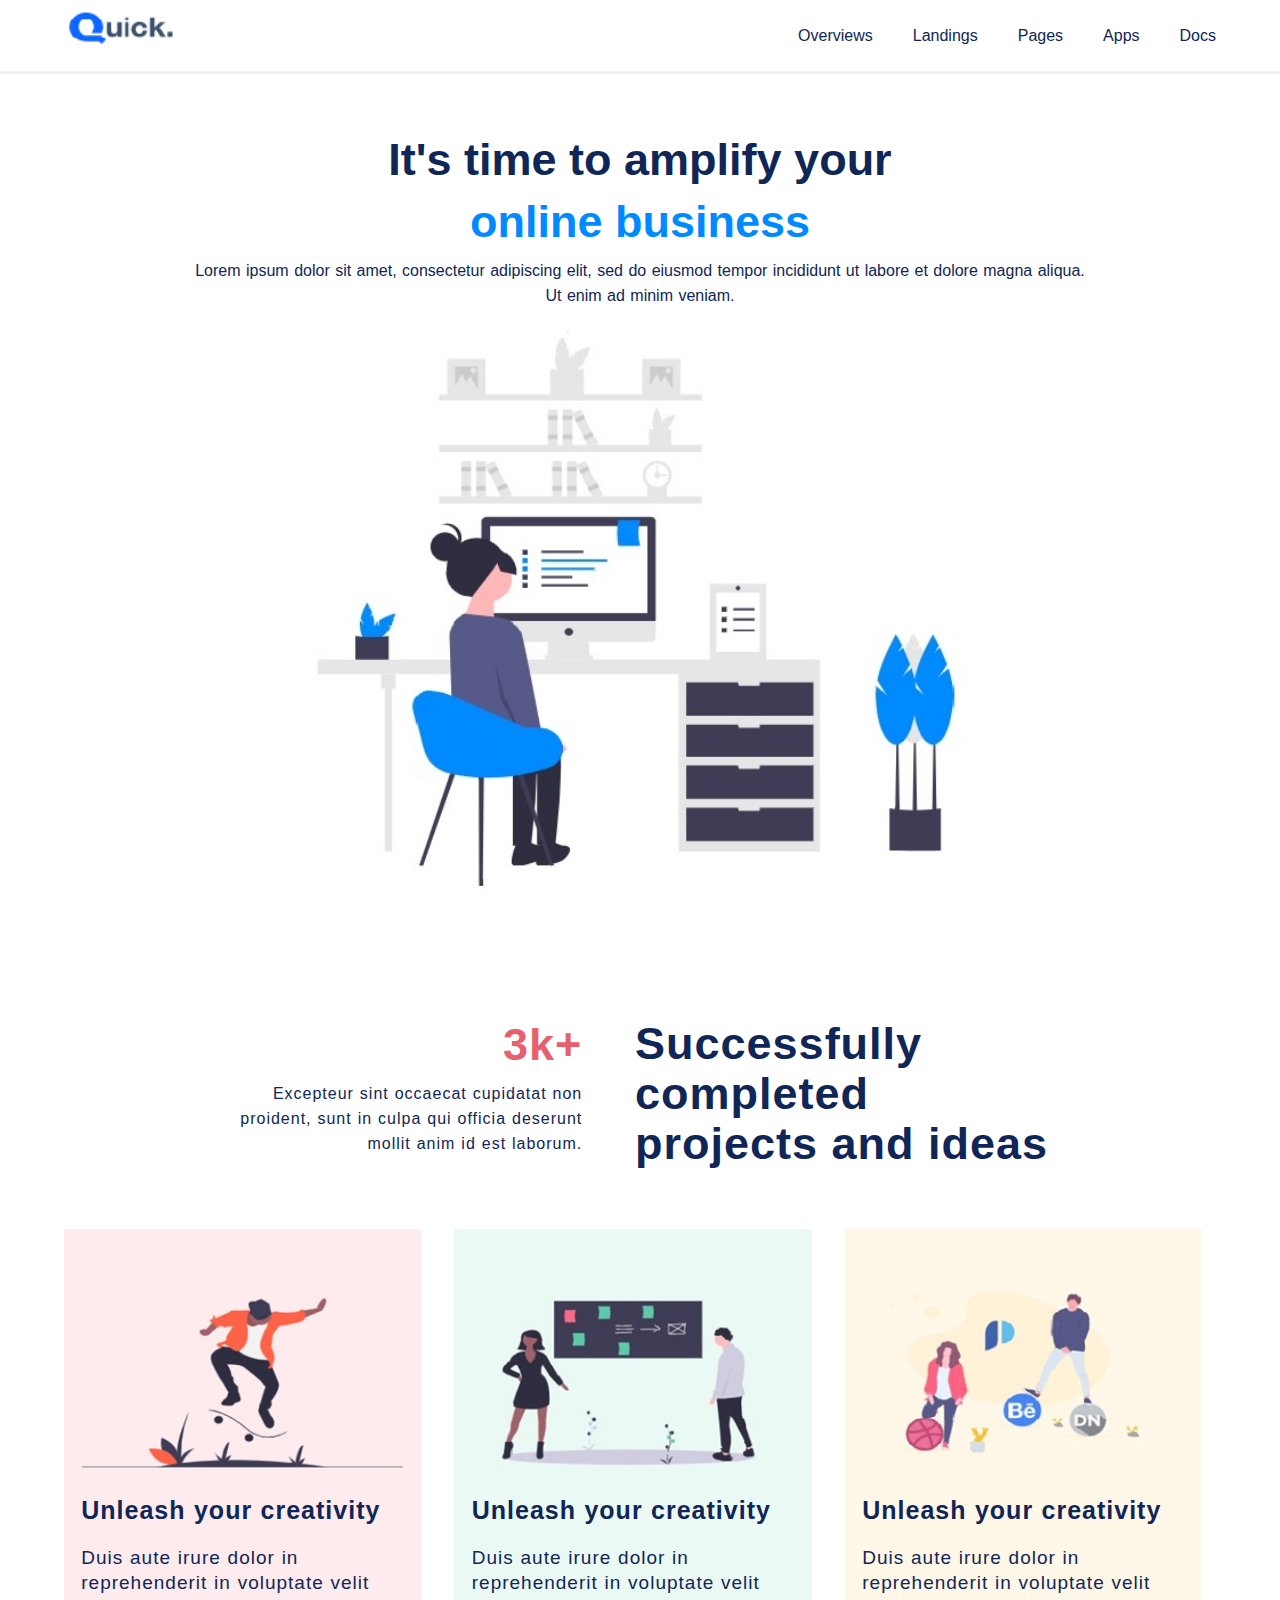
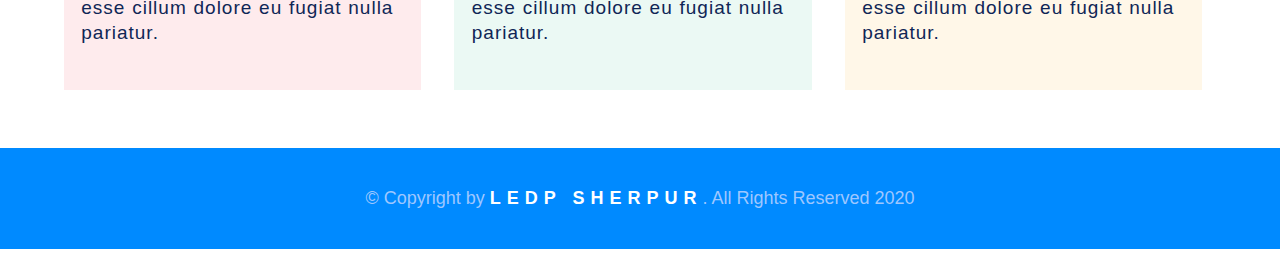
<file: index.html>
<!DOCTYPE html>
<html>
<head>
	<meta charset="utf-8">
	<meta name="viewport" content="width=device-width, initial-scale=1">
	<title>Quick Overviews</title>
	<link rel="stylesheet" type="text/css" href="css/style.css">
</head>
<body>
<!-- header start -->
	<header>
		<div class="container">
			<div class="logo">
				<img src="images/quick1.png"alt="quick logo">
			</div>
			<nav class="menu">
				<ul>
					<li><a href="index.html" target="_blank">Overviews</a></li>
					<li><a href="landings.html" target="_blank">Landings</a></li>
					<li><a href="pages.html" target="_blank">Pages</a></li>
					<li><a href="apps.html" target="_blank">Apps</a></li>
					<li><a href="docs.html" target="_blank">Docs</a></li>
				</ul>
				
			</nav>
			
		</div>
	</header>
<!-- header end -->
<!-- banner start-->
 <section class="banner">
 	<div class="container2">
 		<div class="b_content">
 			<h1>It's time to amplify your</h1>
 			<h2>online business</h2>
 			<p>Lorem ipsum dolor sit amet, consectetur adipiscing elit, sed do eiusmod tempor incididunt ut labore et dolore magna aliqua. Ut enim ad minim veniam.</p>
 			<div class="b_img">
 				<img src="images/quick2.jpg" alt="Quick">
 			</div>
 		</div>	
 	</div>
 </section>
<!-- banner end-->
<!-- success start-->
<section class="success">
	<div class="container2">
		<div class="s_content">
			<div class="s_left">
				<h2>3k+</h2>
				<p>Excepteur sint occaecat cupidatat non proident, sunt in culpa qui officia deserunt mollit anim id est laborum.</p>
			</div>
			<div class="s_right">
				<h2>Successfully completed</h2>
				<h2>projects and ideas </h1>
			</div>
		</div>		
	</div>
</section>
<!-- success end-->
<!-- feature start-->
<section class="feature">
	<div class="container">
		<div class="f_content">
			<!--single start-->
			<div class="f_single pink">
				<div class="f_img">
				<img src="images/s1.jpg" alt="Quick"></div>
				<h2>Unleash your creativity</h2>
				<p> Duis aute irure dolor in reprehenderit in voluptate velit esse cillum dolore eu fugiat nulla pariatur.</p>
				
			</div>
			<!--single end-->
			<div class="f_single green">
				<div class="f_img">
				<img src="images/s2.jpg" alt="Quick"></div>
				<h2>Unleash your creativity</h2>
				<p> Duis aute irure dolor in reprehenderit in voluptate velit esse cillum dolore eu fugiat nulla pariatur.</p>
				
			</div>
			<!--single end-->
			<div class="f_single yellow">
				<div class="f_img">
				<img src="images/s3.jpg" alt="Quick"></div>
				<h2>Unleash your creativity</h2>
				<p> Duis aute irure dolor in reprehenderit in voluptate velit esse cillum dolore eu fugiat nulla pariatur.</p>
				
			</div>
			<!--single end-->
	
			
			
		</div>		
	</div>
</section>

<!-- feature end-->
<!--footer start-->
<footer>
	<div class="end">
		<p>&copy; Copyright by <span>ledp sherpur</span>. All Rights Reserved 2020</p>
	</div>
</footer>
<!--footer end-->

</body>
</html>
</file>
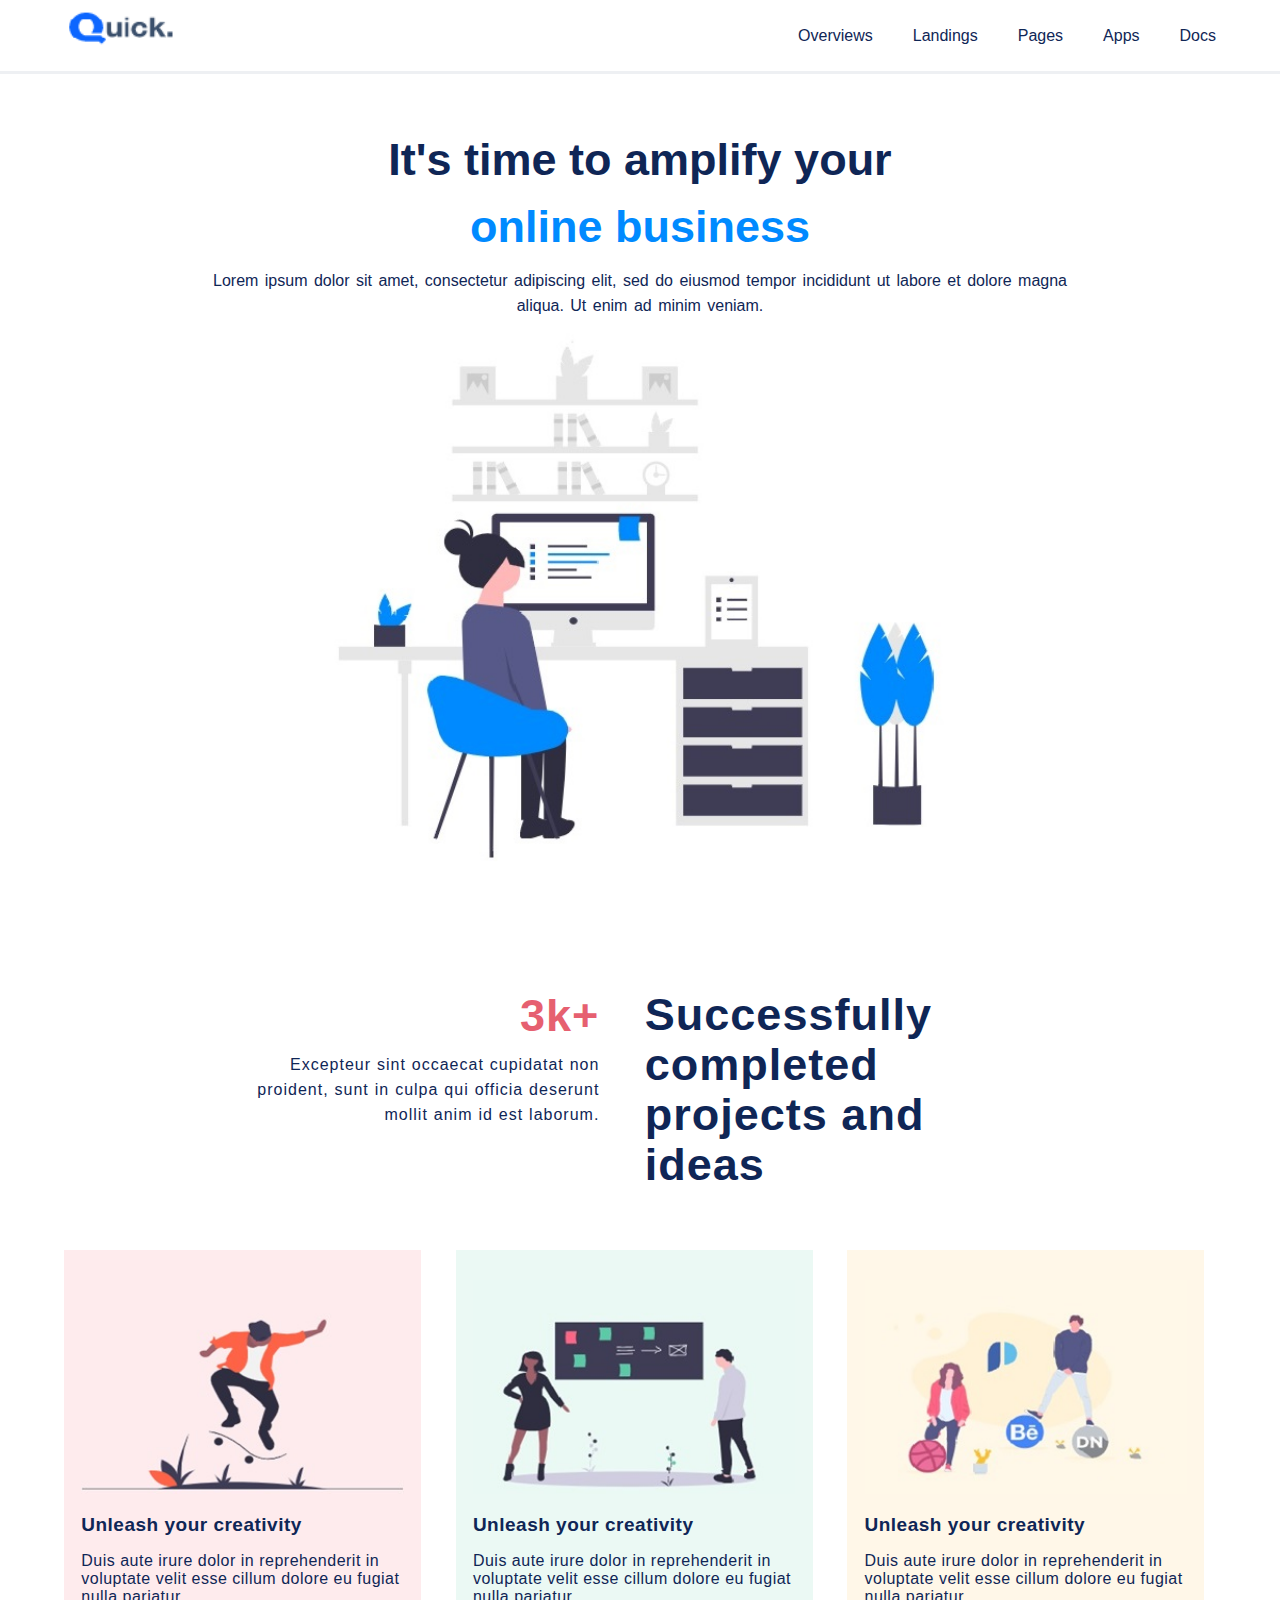
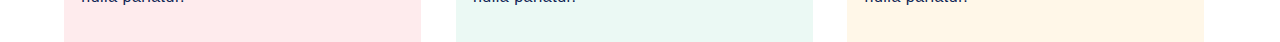
<file: landings.html>
<!DOCTYPE html>
<html>
<head>
	<meta charset="utf-8">
	<meta name="viewport" content="width=device-width, initial-scale=1">
	<title>Quick Landings</title>
	<link rel="stylesheet" type="text/css" href="css/style_landings.css">
</head>
<body>
<!--header start-->
	<header>
		<div class="containers">
			<div class="logos">
				<img src="images/quick1.png" alt="Quick">
			</div>
			<nav class="menus">
				<ul>
					<li><a href="index.html">Overviews</a></li>
					<li><a href="landings.html">Landings</a></li>
					<li><a href="pages.html">Pages</a></li>
					<li><a href="apps.html">Apps</a></li>
					<li><a href="docs.html">Docs</a></li>
				</ul>
			</nav>
		</div>
	</header>
<!--header end-->
<!--banner start-->
<section class="banners">
	<div class="containers2">
		<div class="contents">
			<h1>It's time to amplify your</h1>
			<h2>online business</h2>
			<p>Lorem ipsum dolor sit amet, consectetur adipiscing elit, sed do eiusmod tempor incididunt ut labore et dolore magna aliqua. Ut enim ad minim veniam.</p>
			<div class="c_img">
				<img src="images/quick2.jpg" alt="Quick">
			</div>
		</div>		
	</div>	
</section>
<!--banner end-->
<!--details start-->
<section class="details">
	<div class="containers2">
		<div class="dcontents">
			<div class="det1">
				<h2>3k+</h2>
				<p>Excepteur sint occaecat cupidatat non proident, sunt in culpa qui officia deserunt mollit anim id est laborum.</p>
			</div>
			<div class="det2">
				<h2>Successfully completed </h2>
				<h2>projects and ideas</h2>	
			</div>
		</div>	
	</div>
	
</section>
<!--details end-->
<!--feature start-->
<section class="features">
	<div class="containers">
		<div class="m_feat">
			<!--pink start-->
			<div class="s_feat pinks">
				<div class="feat_img">
					<img src="images/s1.jpg" alt="Quick">	
				</div>
				<h2>Unleash your creativity</h2>
				<p>Duis aute irure dolor in reprehenderit in voluptate velit esse cillum dolore eu fugiat nulla pariatur.</p>	
			</div>
			<!--pink end-->
			<!--green start-->
			<div class="s_feat greens">
				<div class="feat_img">
					<img src="images/s2.jpg" alt="Quick">	
				</div>
				<h2>Unleash your creativity</h2>
				<p>Duis aute irure dolor in reprehenderit in voluptate velit esse cillum dolore eu fugiat nulla pariatur.</p>	
			</div>
			<!--green end-->
			<!--yellow start-->
			<div class="s_feat yellows">
				<div class="feat_img">
					<img src="images/s3.jpg" alt="Quick">	
				</div>
				<h2>Unleash your creativity</h2>
				<p>Duis aute irure dolor in reprehenderit in voluptate velit esse cillum dolore eu fugiat nulla pariatur.</p>	
			</div>
			<!--yellow end-->
		</div>
	</div>
</section>
<!--feature end-->
<!--footer start-->

<!--footer end-->
</body>
</html>
</file>
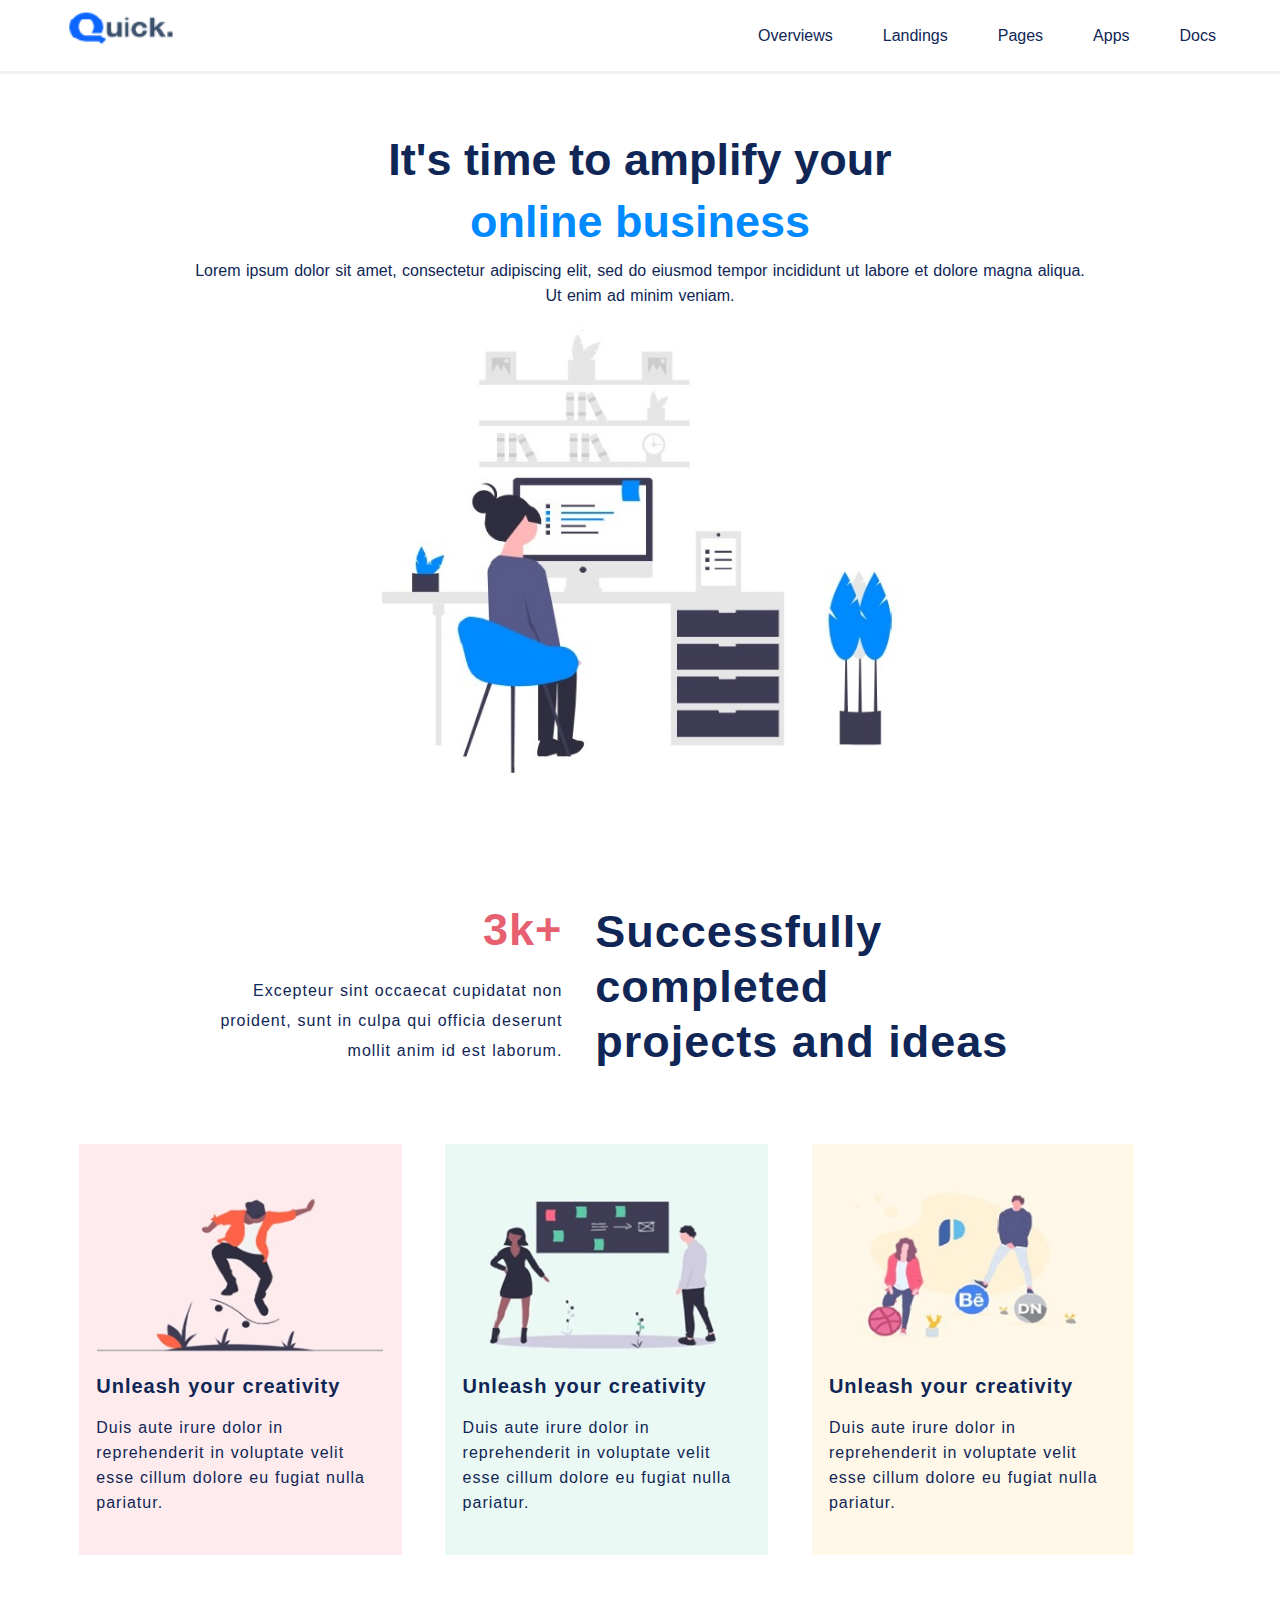
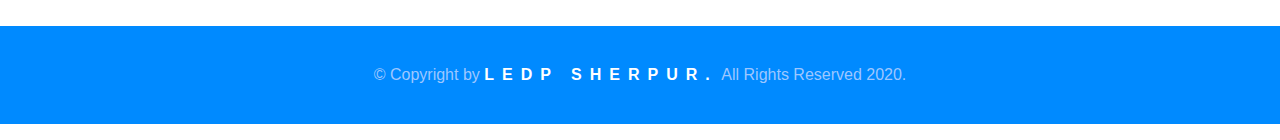
<file: pages.html>
<!DOCTYPE html>
<html>
<head>
	<meta charset="utf-8">
	<meta name="viewport" content="width=device-width, initial-scale=1">
	<title>Quick Pages</title>
	<link rel="stylesheet" type="text/css" href="css/style_pages.css">
</head>
<body>
	<!--header start-->
<header>
	<div class="container">
		<div class="logo"><img src="images/quick1.png"></div>
		<nav class="menu">
			<ul>
				<li><a href="index.html" target="_blank">Overviews</a></li>
				<li><a href="landings.html" target="_blank">Landings</a></li>
				<li><a href="pages.html" target="_blank">Pages</a></li>
				<li><a href="apps.html" target="_blank">Apps</a></li>
				<li><a href="docs.html" target="_blank">Docs</a></li>
			</ul>
		</nav>
	</div>
</header>
	<!--header end-->
	<!--banner start-->
	<section class="banner">
		<div class= "container2">
			<div class="info">
					<h1>It's time to amplify your</h1>
					<h2>online business</h2>
					<p>Lorem ipsum dolor sit amet, consectetur adipiscing elit, sed do eiusmod tempor incididunt ut labore et dolore magna aliqua. Ut enim ad minim veniam.</p>
					<div class="inf_img"><img src="images/quick2.jpg" alt="Quick"></div>	
			</div>
		</div>
	</section>
	<!--banner end-->
	<!--service start-->
	<section class="service">
		<div class="container2">
			<div class="content">
				<div class="l_content">
					<h2>3k+</h2>
					<p>Excepteur sint occaecat cupidatat non proident, sunt in culpa qui officia deserunt mollit anim id est laborum.</p>
				</div>
				<div class="r_content">
					<h2>Successfully completed</h2>
					<h2>projects and ideas</h2>
				</div>
				
			</div>
		</div>	
	</section>
	<!--service end-->
	<!--feature start-->
	<section class="feature">
		<div class="container">
			<div class="c_feature">
				<!--single start-->
				<div class="f_single pink">
					<div class="f_img"><img src="images/s1.jpg" alt="Quick"></div>
					<h2>Unleash your creativity</h2>
					<p>Duis aute irure dolor in reprehenderit in voluptate velit esse cillum dolore eu fugiat nulla pariatur.</p>
				</div>
				<!--single end-->
				<div class="f_single green">
					<div class="f_img"><img src="images/s2.jpg" alt="Quick"></div>
					<h2>Unleash your creativity</h2>
					<p>Duis aute irure dolor in reprehenderit in voluptate velit esse cillum dolore eu fugiat nulla pariatur.</p>
				</div>
				<!--single end-->
				<div class="f_single yellow">
					<div class="f_img"><img src="images/s3.jpg" alt="Quick"></div>
					<h2>Unleash your creativity</h2>
					<p>Duis aute irure dolor in reprehenderit in voluptate velit esse cillum dolore eu fugiat nulla pariatur.</p>
				</div>
				<!--single end-->
			</div>
		</div>
	</section>
	<!--feature end-->
	<!--footer Start-->
	<footer>
		<div class="end">
			<p> &copy; Copyright by <span>ledp sherpur.</span> All Rights Reserved 2020.</p>
		</div>
	</footer>
	<!--footer end-->
</body>
</html>
</file>
<file: css/style.css>
/*common start*/
body{
	margin: 0;
	padding: 0;
}
/*common end*/
/*header start*/
header{
	border-bottom: 3px solid #EEF0F3;
	padding: 10px 0;
}
.container { 
	width: 90%;
	/*border: 1px solid red;*/
	margin: 0 auto;
	overflow: hidden;
}
.logo{
	width: 10%;
	/*border: 1px solid red;*/
	float: left;
}
.logo img{
	width: 100%;
}
.menu{
	margin-top: 1px;
	width:45%;
	/*border: 1px solid red;*/
	float: right;
}
.menu ul{
	float: right;  
}
.menu ul li{
	list-style: none;
	float: left;
}
.menu ul li a{
	font-family: sans-serif;
	font-size: 16px;
	font-weight: 400;
	color: #0f2656;
	text-decoration: none;
	margin: 0 20px;
	display: inline-block;		
}
.menu ul li:last-child a{
	margin-right: 0;
}
/*header end*/
/*banner start*/
.banner{
	/*border: 2px solid red;*/
	padding: 60px 0;
}
.container2{
	margin: 0 auto;
	width: 70%;
	/*border: 2px solid red;*/
}
.b_content{
	font-family: sans-serif;
	text-align: center;
}
.b_content h1{
	margin: 0;
	font-size: 45px;
	font-weight: 700;
	color: #0f2656;	
}
.b_content h2{
	margin: 10px 0;
	font-size: 45px;
	font-weight: 700;
	color: #008aff;	
}
.b_content p{
	margin-top: 0;
	margin-bottom: 15px;
	font-size: 16px;
	font-weight: 400;
	color: #0f2656;
	line-height: 25px;
	word-spacing: 1px;
}
.b_img{
	margin: 0 auto;
	width: 75%;
	/*border: 1px solid red;*/
}
.b_img img{
	width: 100%;
}
/*banner end*/
/*success start*/
.success{
	padding: 60px 0;
}
.s_content{
	overflow: hidden;
	font-family: sans-serif;
	letter-spacing: 1px;
}
.s_left{
	width:43%;
	/*border: 1px solid;*/
	float: left;
	text-align: right;
	padding: 0 15px 0 5px;
}
.s_left h2{
	font-size: 45px;
	font-weight: 700;
	color: #E66070;
	margin: 0 0 10px;
}
.s_left p{
	font-size: 16px;
	font-weight: 400;
	color: #0f2656;
	margin: 0;
	line-height: 25px;
	word-spacing: 0.5px;	
}
.s_right{
	width: 50%;
	/*border: 1px solid;*/
	float: right;
	padding: 0 5px;
}
.s_right h2{
	font-size: 45px;
	font-weight: 700;
	color: #0f2656;
	line-height: 50px;
	margin: 0;
}
/*success end*/
/*feature start*/
.feature{

}
.f_content{
	overflow: hidden;

}
.f_single{
	font-family: sans-serif;
	color:#0f2656;
	width: 28%;
    /*border: 2px solid black;*/
    padding: 30px 1.5% 45px;
    float: left;
    margin-right: 2.9%; 
    word-spacing: 0.5px;
	letter-spacing: 1px;
}
.f_single:last-child{
	margin-right: 0;
}
.pink{
	  background-color: #FEEBED;
}
.green{
	background-color: #EBF9F4;
}
.yellow{
	background-color: #FFF7E8;
}
.f_img{
}
.f_img img{
	width: 100%;

}
.f_single h2{
	font-size: 25px;
    font-weight: 550;
    margin: 20px 0;
}
.f_single p{
	font-size: 19px;
	font-weight: 400;
	margin: 0;
	line-height: 25px;
}
/*feature end*/
/*footer start*/
footer{
	padding: 40px 0 0;
}
.end{
	font-family: sans-serif;
	font-size: 18px;
	font-weight: 400;
	color: #9EC7FF;
	background-color: #008aff;
	text-align: center;
}
.end p{
	padding: 40px 0;
}
.end p span{
	font-weight: 700;
	color: white;
	letter-spacing: 6px;
	text-transform: uppercase;
}
/*footer end*/
</file>
<file: css/style_landings.css>
/*common start*/
body{
	margin: 0;
	padding: 0;
}
/*common end*/
/*header start*/
header{
	/*border: 1px solid red;*/
    border-bottom: 3px solid #EEF0F3;
    padding: 10px 0;
}
.containers{
	width: 90%;
	margin: 0 auto;
	/*border: 1px solid;*/
	overflow: hidden;	
}
.logos{
	width:10%;
	float:left;
	/*border: 1px solid;*/
}
.logos img{
	width:100%;
}
.menus{
	margin-top: 1px;
	width: 45%;
	/*border: 1px solid green;*/
	float: right;
}
.menus ul{
	float: right;

}
.menus ul li{
	list-style: none;
	float: left;
}
.menus ul li a{
	font-family: sans-serif;
	font-size: 16px;
	font-weight: 400;
	color: #0f2656;
	text-decoration: none;
	display: inline-block;
	margin: 0 40px;
}
.menus ul li a:last-child{
	margin-right: 0;
}
/*header end*/
/*banner start*/
.banners{
	/*border: 2px solid red;*/
	padding: 60px 0;
}
.containers2{
	margin: 0 auto;
	width: 70%;
	/*border: 2px solid red;*/

}
.contents{
	font-family: sans-serif;
	text-align: center;
}
.contents h1{
	margin: 0;
	font-size: 45px;
	font-weight: 700;
	color: #0f2656 ;
}
.contents h2{
	margin: 15px 0;
	font-size: 45px;
    font-weight: 700;
    color: #008aff;
}
.contents p{
	margin: 0 0 15px;
	font-size: 16px;
    font-weight: 400;
    color: #0f2656;
    word-spacing: 2px;
    line-height: 25px;    
}
.c_img{
	margin: 0 auto;
	width: 70%;
}
.c_img img{
	width: 100%;
}
/*banner end*/
/*details start*/
.details{
	font-family: sans-serif;
	/*border: 2px solid red;*/
	padding: 60px 0;
}
.dcontents{
	overflow: hidden;
	/*border: 2px solid red;*/
	letter-spacing: 1px;

}
.det1{
	width: 41%;
    float: left;
    text-align: right;
    /*border: 2px solid red;*/
    padding: 0 10px 0 40px;	
}
.det1 h2{
	font-size: 45px;
	font-weight: 700;
	color: #E66070;
	margin: 0 0 10px;
}
.det1 p{
	font-size: 16px ;
	font-weight: 400 ;
	color: #0f2656;
	line-height: 25px;
	word-spacing: 0.5px;
	margin: 0;
}
.det2{
	width: 45%;
	float: right;
    /*border: 2px solid red;*/
    padding: 0 40px 0 10px;
    line-height: 50px;

}
.det2 h2{
	font-size: 45px ;
	font-weight: 700 ;
	color: #0f2656 ;
	margin: 0;
}
/*details end*/
/*feature start*/
.features{
	/*border: 2px solid red;*/
}
.m_feat{
	/*border: 2px solid red;*/
	overflow: hidden;
}
.s_feat{
	font-family: sans-serif;
	color: #0f2656;
	width: 28%;
	letter-spacing: 0.5px;
	/*border: 2px solid red;*/
	float: left;
	margin-right: 3%;
    padding: 30px 1.5% 20px;
}
.s_feat:last-child{
	margin-right: 0;
}
.pinks{
	background-color: #FEEBED;
}
.greens{
	background-color: #EBF9F4;
}
.yellows{
	background-color: #FFF7E8;
}
.feat_img{}
.feat_img img{
	width: 100%;
}
.s_feat h2{
	font-size: 19px;
	font-weight: 700;
}
.s_feat p{
	font-size: 16px;
	font-weight: 400;
}
/*feature end*/
/*footer start*/

/*footer end*/
</file>
<file: css/style_pages.css>
/*common start*/
body{
	margin: 0;
	padding: 0;
}
/*common end*/
/*header start*/
header{
	border-bottom: 3px solid #EEF0F3;
	padding: 10px 0;
	
}
.container{
	width: 90%;
	margin: 0 auto;
	overflow: hidden;
}
.logo{
	width: 10%;
	float: left;
}
.logo img{
	width: 100%;

}
.menu{
	width: 50%;
	margin-top:1px;
	float: right;	
}
.menu ul{
	float: right;

}
.menu ul li{
	list-style: none;
	float: left;

}
.menu ul li a{
	font-family: sans-serif;
	font-size: 16px;
	font-weight: 400;
	color: #0f2656;
	display: inline-block;
	float: left;
	text-decoration: none;
	margin: 0 25px;
}
.menu ul li:last-child a{
	margin-right: 0;
}
/*header end*/
/*banner start*/
.banner{
	padding: 60px 0;
}
.container2{
	width: 70%;
	margin: 0 auto;
}
.info{
	font-family: sans-serif;
	text-align: center;
}
.info h1{
	margin: 0;
	font-size: 45px;
	font-weight: 700;
	color: #0f2656;
}
.info h2{
	font-size: 45px;
	font-weight: 700;
	color: #008aff;
	margin: 10px 0;
}
.info p{
	margin-top: 0;
	margin-bottom: 15px;
	font-size: 16px;
	font-weight: 400;
	color: #0f2656 ;
	line-height: 25px;
	word-spacing: 1px;
}
.inf_img{
	width: 60%;
	margin: 0 auto;
}
.inf_img img{
	width: 100%;
}
/*banner end*/
/*service start*/
.service{
	padding: 60px 0;
}
.content{
	margin: 0 auto;
	font-family: sans-serif;
	overflow: hidden;
	letter-spacing: 1px;
}
.l_content{
	width: 40%;
	float: left;
	text-align: right;
	padding: 0 12px 0;
}
.l_content h2{
	font-size: 45px;
	font-weight: 700;
	color: #E66070;
	margin: 0 0 20px;
}
.l_content p{
	font-size: 16px;
	font-weight: 400;
	color: #0f2656;
	margin: 0;
	line-height: 30px;
	word-spacing: 0.5px;
}
.r_content{
	width: 55%;
	float: right;
	padding: 0 0 0 15px;
}
.r_content h2{
	font-size: 45px;
	font-weight: 700;
	color: #0f2656;
	margin: 0;
	line-height: 55px;
}
/*service end*/
/*feature start*/
.feature{

}
.c_feature{
	overflow: hidden;
	/*border: 2px solid red;*/

}
.f_single{
	width: 25%;
	font-family: sans-serif;
	color: #0f2656;
	margin: 15px;
	float: left;
	padding: 20px 1.5% 40px;
	margin-right: 2.5%;
	word-spacing: 0.5px;
	letter-spacing: 1px;
}
.f_img{
	
}
.f_img img{
	width: 100%;
}
.f_single h2{
	font-size: 20px;
	font-weight: 700;	
}
.f_single p{
	font-size: 16px;
	font-weight: 400;
	margin: 0;
	line-height: 25px;
}
.pink{
	background-color: #FEEBED;	
}
.green{
	background-color: #EBF9F4;
}
.yellow{
	background-color: #FFF7E8;		
}
.f_single:last-child{
	margin-right: 0;
}
/*feature end*/
/*footer Start*/
footer{
	padding: 40px 0 0;
}
.end{
	background-color: #008aff;
	text-align: center;
}
.end p{
	font-family: sans-serif;
	font-size: 16px;
	font-weight: 400;
	color: #9EC7FF;
	padding: 40px;
}
.end span{
	font-weight: 700;
	color: white;
	text-transform: uppercase;
	letter-spacing: 8px;
}
/*footer end*/
</file>
